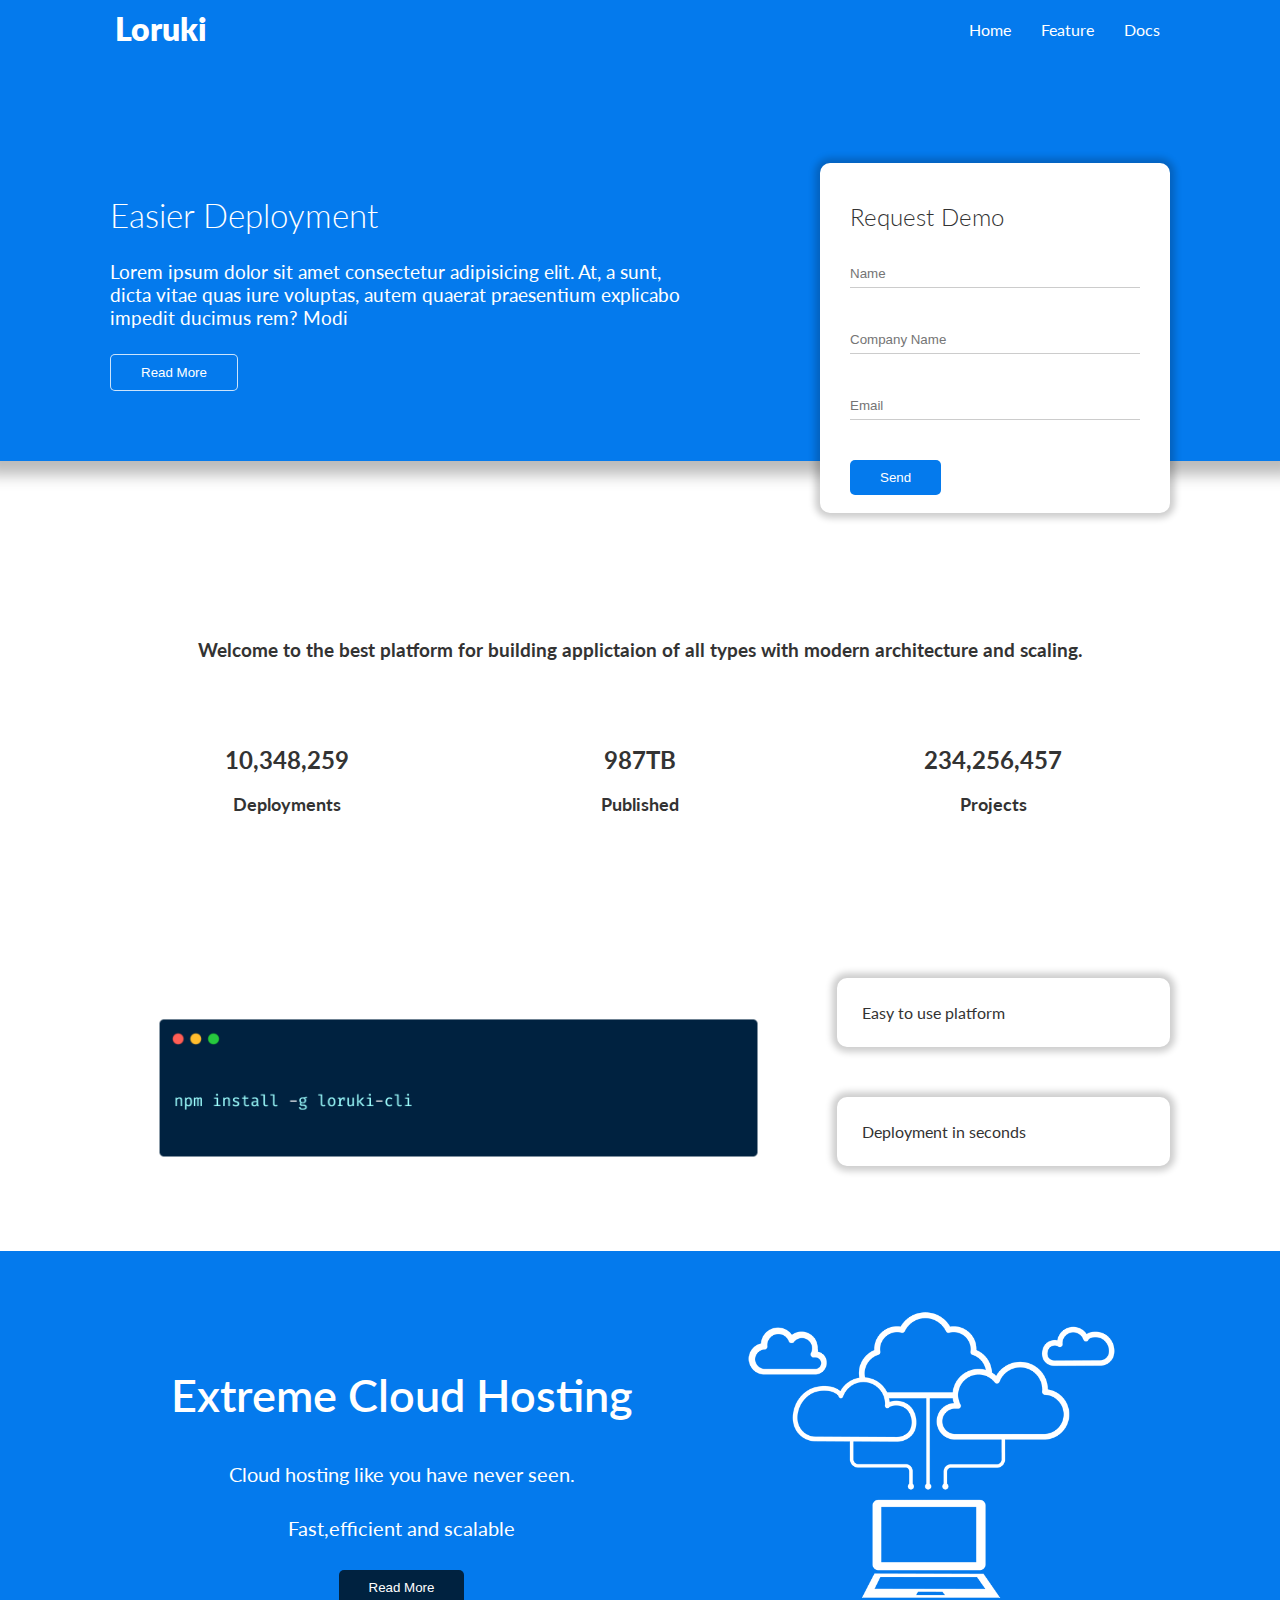
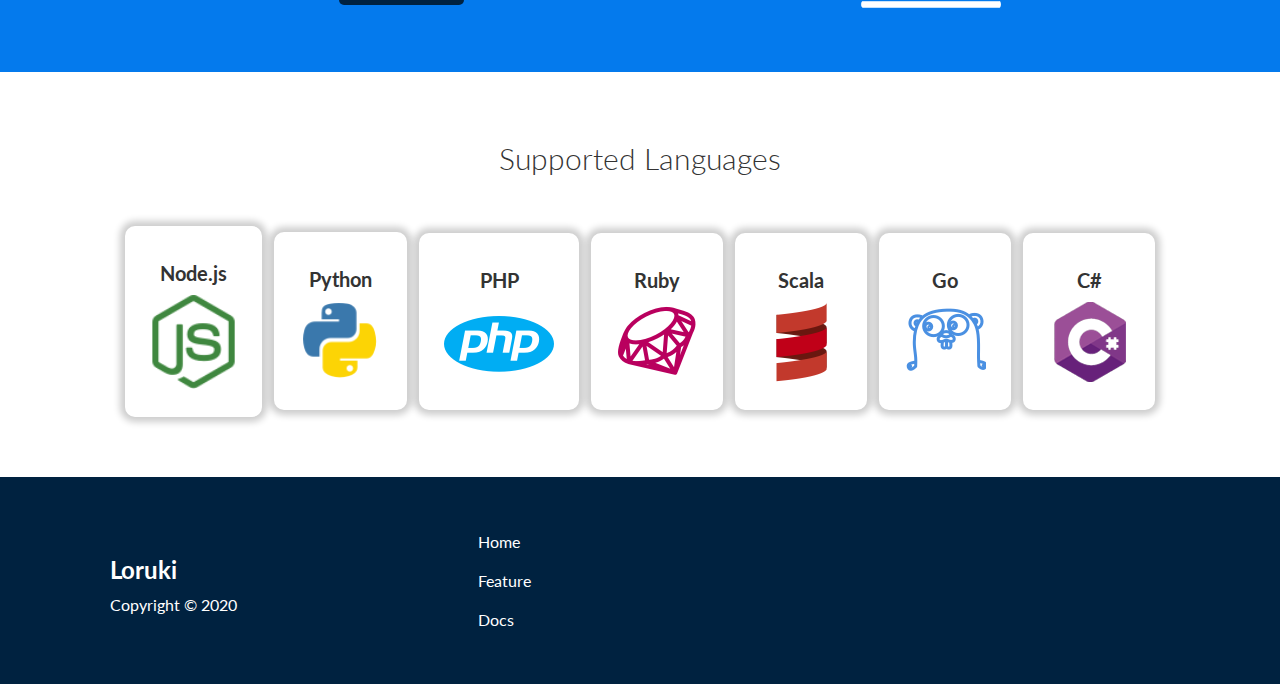
<file: Index.html>
<!DOCTYPE html>
<html lang="en">
  <head>
    <meta charset="UTF-8" />
    <meta http-equiv="X-UA-Compatible" content="IE=edge" />
    <meta name="viewport" content="width=device-width, initial-scale=1.0" />
    <title>Document</title>
    <!-- Css -->
    <link rel="stylesheet" href="css/styles.css" />
    <!-- Font Awesome -->
    <link
      rel="stylesheet"
      href="https://pro.fontawesome.com/releases/v5.10.0/css/all.css"
      integrity="sha384-AYmEC3Yw5cVb3ZcuHtOA93w35dYTsvhLPVnYs9eStHfGJvOvKxVfELGroGkvsg+p"
      crossorigin="anonymous"
    />
    <!-- Google Fonts -->
    <link rel="preconnect" href="https://fonts.gstatic.com" />
    <link
      href="https://fonts.googleapis.com/css2?family=Lato:wght@300&display=swap"
      rel="stylesheet"
    />
  </head>
  <body>
    <div class="header">
      <div class="content">
        <h1 class="logo">Loruki</h1>
        <nav class="navbar">
          <ul>
            <li><a href="Index.html">Home</a></li>
            <li><a href="Features.html">Feature</a></li>
            <li><a href="Docx.html">Docs</a></li>
          </ul>
        </nav>
      </div>
    </div>

    <section class="showcase" style="margin: 0%">
      <div class="container grid">
        <div class="showcase-text">
          <h1>Easier Deployment</h1>
          <p class="text-p">
            Lorem ipsum dolor sit amet consectetur adipisicing elit. At, a sunt,
            dicta vitae quas iure voluptas, autem quaerat praesentium explicabo
            impedit ducimus rem? Modi
          </p>
          <input
            type="button"
            class="btn btn-outline"
            value="Read More"
            placeholder="Read More"
          />
        </div>

        <div class="showcase-form card">
          <h2>Request Demo</h2>
          <form name="contact" method="POST" netlify-honeypot="bot-field" data-netlify="true">
            <input type="hidden" name="form-name" value="contact">
            <p class="hidden">
              <label>Don’t fill this out if you’re human: <input name="bot-field" /></label>
            </p>
            <div class="form-control">
              <input type="text" name="name" placeholder="Name" required />
            </div>
            <div class="form-control">
              <input
                type="text"
                name="company"
                placeholder="Company Name"
                required
              />
            </div>
            <div class="form-control">
              <input type="text" name="Email" placeholder="Email" required />
            </div>
            <div class="form-control">
              <input type="submit" value="Send" class="btn btn-primary" />
            </div>
          </form>
        </div>
      </div>
    </section>

    <section class="stats">
      <div class="container">
        <h3 class="stats-heading center my1">
          Welcome to the best platform for building applictaion of all types
          with modern architecture and scaling.
        </h3>
        <div class="grid grid-3 center my4">
          <div>
            <i class="fas fa-server fa-3x"></i>
            <h3>10,348,259</h3>
            <p class="text-sec">Deployments</p>
          </div>
          <div>
            <i class="fas fa-upload fa-3x"></i>
            <h3>987TB</h3>
            <p class="text-sec">Published</p>
          </div>
          <div>
            <i class="fas fa-project-diagram fa-3x"></i>
            <h3>234,256,457</h3>
            <p class="text-sec">Projects</p>
          </div>
        </div>
      </div>
    </section>

    <section class="cli">
      <div class="container grid">
        <img src="images/cli.png" alt="cli" />
        <div class="card">
          <p>Easy to use platform</p>
        </div>
        <div class="card">
          <p>Deployment in seconds</p>
        </div>
      </div>
    </section>

    <section class="cloud bg-primary">
      <div class="container grid">
        <div class="cloud-text">
          <h2>Extreme Cloud Hosting</h2>
          <p>Cloud hosting like you have never seen.</p>
          <p>Fast,efficient and scalable</p>
          <input type="button" class="btn btn-dark" value="Read More" />
        </div>

        <div class="cloud-img">
          <img src="images/cloud.png" alt="" />
        </div>
      </div>
    </section>

    <section class="language">
      <div class="language-text">
        <h1>Supported Languages</h1>
      </div>
      <div class="container flex flex-gap">
        <div class="card">
          <h4>Node.js</h4>
          <img src="images/logos/node.png" alt="" />
        </div>
        <div class="card">
          <h4>Python</h4>
          <img src="images/logos/python.png" alt="" />
        </div>
        <div class="card">
          <h4>PHP</h4>
          <img src="images/logos/php.png" alt="" style="" />
        </div>
        <div class="card">
          <h4>Ruby</h4>
          <img src="images/logos/ruby.png" alt="" />
        </div>
        <div class="card">
          <h4>Scala</h4>
          <img src="images/logos/scala.png" alt="" />
        </div>
        <div class="card">
          <h4>Go</h4>
          <img src="images/logos/go.png" alt="" />
        </div>
        <div class="card">
          <h4>C#</h4>
          <img src="images/logos/csharp.png" alt="" />
        </div>
      </div>
    </section>

    <section class="footer bg-dark" style="margin: 0%;">
      <div class="container grid grid-3">  
        <div class="footer-text">  
          <h2>Loruki</h2>
          <p>Copyright © 2020</p>
        </div>

        <nav class="navbar">
          <ul>
            <li><a href="Index.html">Home</a></li>
            <li><a href="Features.html">Feature</a></li>
            <li><a href="Docs.html">Docs</a></li>
          </ul>
        </nav>

        <div class="social-media">
          <i class="fab fa-twitter "></i>
          <i class="fab fa-facebook-square "></i>
          <i class="fab fa-instagram "></i>
          <i class="fas fa-envelope "></i>
        </div>
      </div>
    </section>
  </body>
</html>
</file>
<file: css/styles.css>
:root
{
    --primary-col:#047aed;
    --light-col: #f4f4f4;
}



* {
  box-sizing: border-box;
  padding: 0;
  margin: 0;
}

body
{
    font-family: "Lato";
    color: #333;
}

ul
{
    list-style: none;
}
a
{
    text-decoration: none;
    color: #fff;

}

p
{
    font-weight: 400;
}


h1,h2
{
    font-weight: 300;
    line-height: 1.2;
    margin: 10px 0;
}

img
{
    width: 100%;
}

section
{
    padding: 20px 0;

}

code,pre
{
    background-color: black;
    color: white;
    width: 100%;
    padding: 20px 10px;
    margin: 15px 0px;
}


/* Header */



.maxh
{
    font-weight: 500;
    font-size: 3.6rem;
}

.xxlargeh
{
    font-weight: 300;
    font-size: 2.5rem;
}
.header h1
{
    margin: 0px;
}

.header
{
    background-color:var(--primary-col);
    /* max-width: 110px; */
}

.content
{
    max-width: 1110px;
    margin: 0px auto;
    height: 70px;
    display: flex;
    justify-content: space-between;
    align-items: center;
    height: 100%;
    padding: 0px 20px 0px 20px ;
}

.header .navbar ul
{
    display: flex;
    justify-items: center;
    align-items: center;
    color: #fff;
    
}


.navbar ul li
{
    padding: 10px;
    margin: 0 5px;
}

.navbar ul li a:hover
{
    color: #333;
}

.logo
{
    padding: 10px 10px;
    color: white;
    font-weight: 800;
}

/* Utilities */


img .sm
{
    width: 40%;
}

.flex
{
    display: flex;
    justify-content: space-between ;
    align-items: center;
    height: 100%;
    padding: 0px 20px 0px 20px ;
}

.hidden
{
    visibility: hidden;
    height: 0pt;
}


.bg-primary
{
    background-color: #047aed;
}

.bg-dark
{
    background-color: #002240;
}

.bg-light
{
    background-color: #d3d3d3a6;
}

.container
{
    max-width: 1110px;
    margin: 0px auto;
    padding: 25px 25px 25px 25px ;
    overflow: auto;
    height: 100%;
}

.grid
{
    display: grid;
    grid-template-columns: 1fr 1fr;
    align-items: center;
    overflow: visible;

}

.grid-3
{
    grid-template-columns: 1fr 1fr 1fr;   
}

.card
{
    background-color: #fff;
    border-radius: 10px;
    color:#333;
    box-shadow: 0px 0px 7px 5px rgb(0, 0, 0,0.2);
}

.card:hover
{
    transform: scale(1.008);
}

.btn
{
    padding: 10px 30px;
    border-radius: 5px;
    border: 0px;
    background-color: #047aed;
    color: #fff;
    display: inline-block;
    cursor: pointer;
}

.btn-dark
{
    background-color:#002240;
}
.btn-outline
{
    margin: 10px;
    margin-left: 0px;
    border: 1px solid rgba(255, 255, 255,0.8);
}
.btn:hover
{
    transform: scale(0.89);
}

mar2
{
    margin: 2rem;
}

.my1
{
    margin: 1.5rem 0rem;
}

.my3
{
    margin: 2.5rem,0;
}


.my4
{
    margin: 4rem 0;
}
/* Showcase */
.showcase
{
    background-color: #047aed;
    color: #fff;
    height: 400px;
    position: relative;
}

.showcase-text
{
    animation: slideInFromLeft 0.8s ease-in;
}

.showcase-text p
{
    padding-top: 15px;
    padding-bottom: 15px;
}

.showcase::after
{
    content: ' ';
    position: absolute;
    height: 105px;
    width: 100%;
    background-color:var(--primary-col);
    bottom: -3px;
    transform: skewY(0deg);
    z-index: -1;
    box-shadow: 0px 0px 14px 14px rgb(0 0 0 / 27%)

}

.showcase h1
{
    font-size: 33px;
    padding-top: 30px;
    
}

.showcase-form
{
    position: relative;
    height: 350px;
    top: 60px;
    width: 350px;
    justify-self: flex-end;
    margin-right: 30px;
    z-index: 100;
    animation: slideInFromRight 0.8s ease-in;
}

.showcase .grid
{
    grid-template-columns: 55% 45%;
    gap: 30px;
}


.showcase-form
{
    padding: 30px;
}

form .form-control
{
    padding: 20px 0px;
    border: 0;
}

input[type="text"]
{
    border: none;
    border-bottom: 1px solid rgb(0, 0, 0,0.2);

    width: 100%;
    padding-bottom: 6px;
}

/* stats */

.stats
{
    margin-top: 7rem;
    animation: slideInFromBottom 1s ease-in;
}

.center
{
    text-align: center;
}



.grid h3
{
    font-size: 24px;
    margin: 1.2rem;
}

.stats .grid p
{
    font-weight: bold;
    font-size: 18px;
}

/* CLI */

.cli .grid
{
    grid-template-columns: 1fr 1fr 1fr;
    grid-template-rows: 1fr 1fr;
    gap: 30px;
}

.grid img
{
    grid-row: 1/ span 3;
    grid-column: 1/ span 2;
    /* gap: 20px; */
}

.cli .card
{
    padding: 25px;
}

/* Cloud */

.cloud .grid
{
    grid-template-columns: 55% 45%;
}

.cloud-text
{
    text-align: center;
    color: #fff;
}

.cloud-text h2
{
    margin-top: 50px;
    font-weight: 600;
    font-size: 45px;
    margin-bottom: 40px;
}

.cloud-text p
{
    font-weight: 400;
    margin: 30px;
    font-size: 20px;
}
/* Language */
.language-text
{
    margin-top: 3rem;
    margin-bottom: 0rem;
    text-align: center;
    font-size: 15px;
}

.container.flex
{
    padding: 40px;
}

.language .flex .card
{
    padding: 25px;

}

.language .flex
{
    /* flex-wrap: wrap; */
}

.flex-gap
{
    display: flex;
    flex-wrap: wrap;
    gap: 12px;
    align-items: center;
    justify-content: center;
}

.flex .card h4
{
    padding: 10px;
    text-align: center;
    font-size: 20px;
}

/* Footer */
.footer
{
    color: white;
}

.footer-text h2
{
    font-weight: bold;
}
.footer-text p
{
    font-weight: 400;
}

.footer .navbar a:hover
{
    font-weight: bolder;
    color: #fff;
}

.social-media i
{
    padding: 10px;
}

.footer .grid
{
    margin: auto;
    text-align: left;
}

/* Feature.html */

.Features .grid
{
    /* align-items: center; */
    align-items: flex-start;
}

.Feature-img img
{
    width: 50%;
    margin-left: auto;
    display: block;
}

.Feature-text
{
    color: white;
    padding-top: 30px;
    
}

.text-p
{
    /* line-height: 1rem; */
    font-size: 1.2rem;
}




/* Feature - main */
.Feature-main
{
    padding: 30px,0;
}

.Feature-main .card i
{
    margin: 25px;
}


.Feature-main .card
{
    padding: 35px;
}

.Feature-main .grid
{
    gap: 10px
}

.Feature-main .grid >*:first-child
{
    grid-column: 1/4;
}

.Feature-main .grid >*:nth-child(2n)
{
    grid-column: 1/3;
}

.Feature-main .grid >*:nth-child(4n)
{
    grid-column: 1/2;
}

.Feature-main .grid >*:nth-child(6n)
{
    grid-column: 3/4;
}

.Feature-main .flex
{
    justify-content: space-around;
}

/* Docs.html */

/* Docs-main */

.docx-main .grid
{
    grid-template-columns: 1fr 3fr;
    gap: 60px;
    align-items: flex-start;

}

.docx-main h4
{
    margin: 20px;
}
.docx-main li a
{
    margin: 20px;
    color: black;
}

.docx-main a:hover
{
    font-weight: bold;
}

.docx-main li
{
    margin-bottom: 15px;
}

.docx-main .card
{
    padding: 15px;
    background-color: #f4f4f4;
}



div.docx-content.card.mar2
{
    padding: 40px;
    background-color: white;
}

.docx-content p
{
    line-height: 25px;
}

.green-content
{
    background-color: rgb(51, 172, 51);
    margin: 1.5rem 0;
    display: flex;
    align-items: center;
    color: white;
}

.green-content i
{
    padding: 10px;
    display: block;
}

.green-content p
{
    padding: 10px;
}

.docx-content .btn
{
    margin-top: 15px;
}

.docx-content h2
{
    margin: 20px 0;
}

/* Animation */
 
@keyframes slideInFromLeft {
    0%
    {
        transform: translateX(-100%);
    }
    100%
    {
        transform: translateX(0);
    }
    
}

@keyframes slideInFromRight {
    0%
    {
        transform: translateX(100%);
    }
    100%
    {
        transform: translateX(0);
    }
    
}

@keyframes slideInFromTop {
    0%
    {
        transform: translateY(-100%);
    }
    100%
    {
        transform: translateX(0);
    }
    
}

@keyframes slideInFromBottom {
    0%
    {
        transform: translateY(100%);
    }
    100%
    {
        transform: translateX(0);
    }    
}


@media (max-width:780px)  {

    .grid,
    .showcase .grid,
    .stats .grid,
    .cli .grid,
    .cloud .grid
    .Features .grid
    .Feature-main .grid
    .docx-main .grid
    {
        grid-template-columns: 1fr !important;
    }
    
    .showcase
    {
        height: 100%;
    }

    .content
    {
        flex-direction: column;
    }

    .showcase-text
    {
        text-align: center;
    }

    .showcase-form
    {
        justify-self: center;
        margin: auto;
    }
    .showcase-text p
    {
        font-weight: 500;
        line-height: 2rem;
    }

    .cli .grid img
    {
        grid-row: 1/3;
        grid-column: 1/2;
    }

    .cli .card p
    {
        text-align: center;
    }

    .stats .grid div
    {
        margin: 30px;
    }

    .stats .my4
    {
        margin: 0.5rem 0;
    }

    .stats .container
    {
        padding-bottom: 0ex;
    }

    .cloud-text h2
    {
        font-weight: 300;
        font-size: 38px;
    }

    .cloud .cloud-text
    {
        margin-bottom: 3.5rem;
    }

    .cli .container
    {
        margin-top: 0%;
        padding-top: 0%;
    }

    .footer .grid
    {
        margin: auto;
        text-align: center;
    }


    .footer-text h2
    {
        font-weight: bold;
        margin: 20px;

    }

    .Features .grid
    {
        text-align: center;
    }

    .Feature-img img
    {
        padding-top: 30px;
        margin: auto;
        display: block;

    }

    .platform-text
    {
        text-align: center;
    }

    .docx-main .card
    {
        text-align: center;
    }

    .Feature-main .grid >*:first-child {
        grid-column: 1/3;
    }

    .Feature-main .grid >*:nth-child(3n)
    {
        grid-column: 1/2;
    }

    .Feature-main .grid >*:nth-child(6n)
    {
        grid-column: 2/3;
        grid-row: 3/4;
    }


}


@media (max-width: 500px)
{
    /* .navbar
    {
        background-color: var(--light-col);
        opacity: 0.2;
    } */
}
</file>
